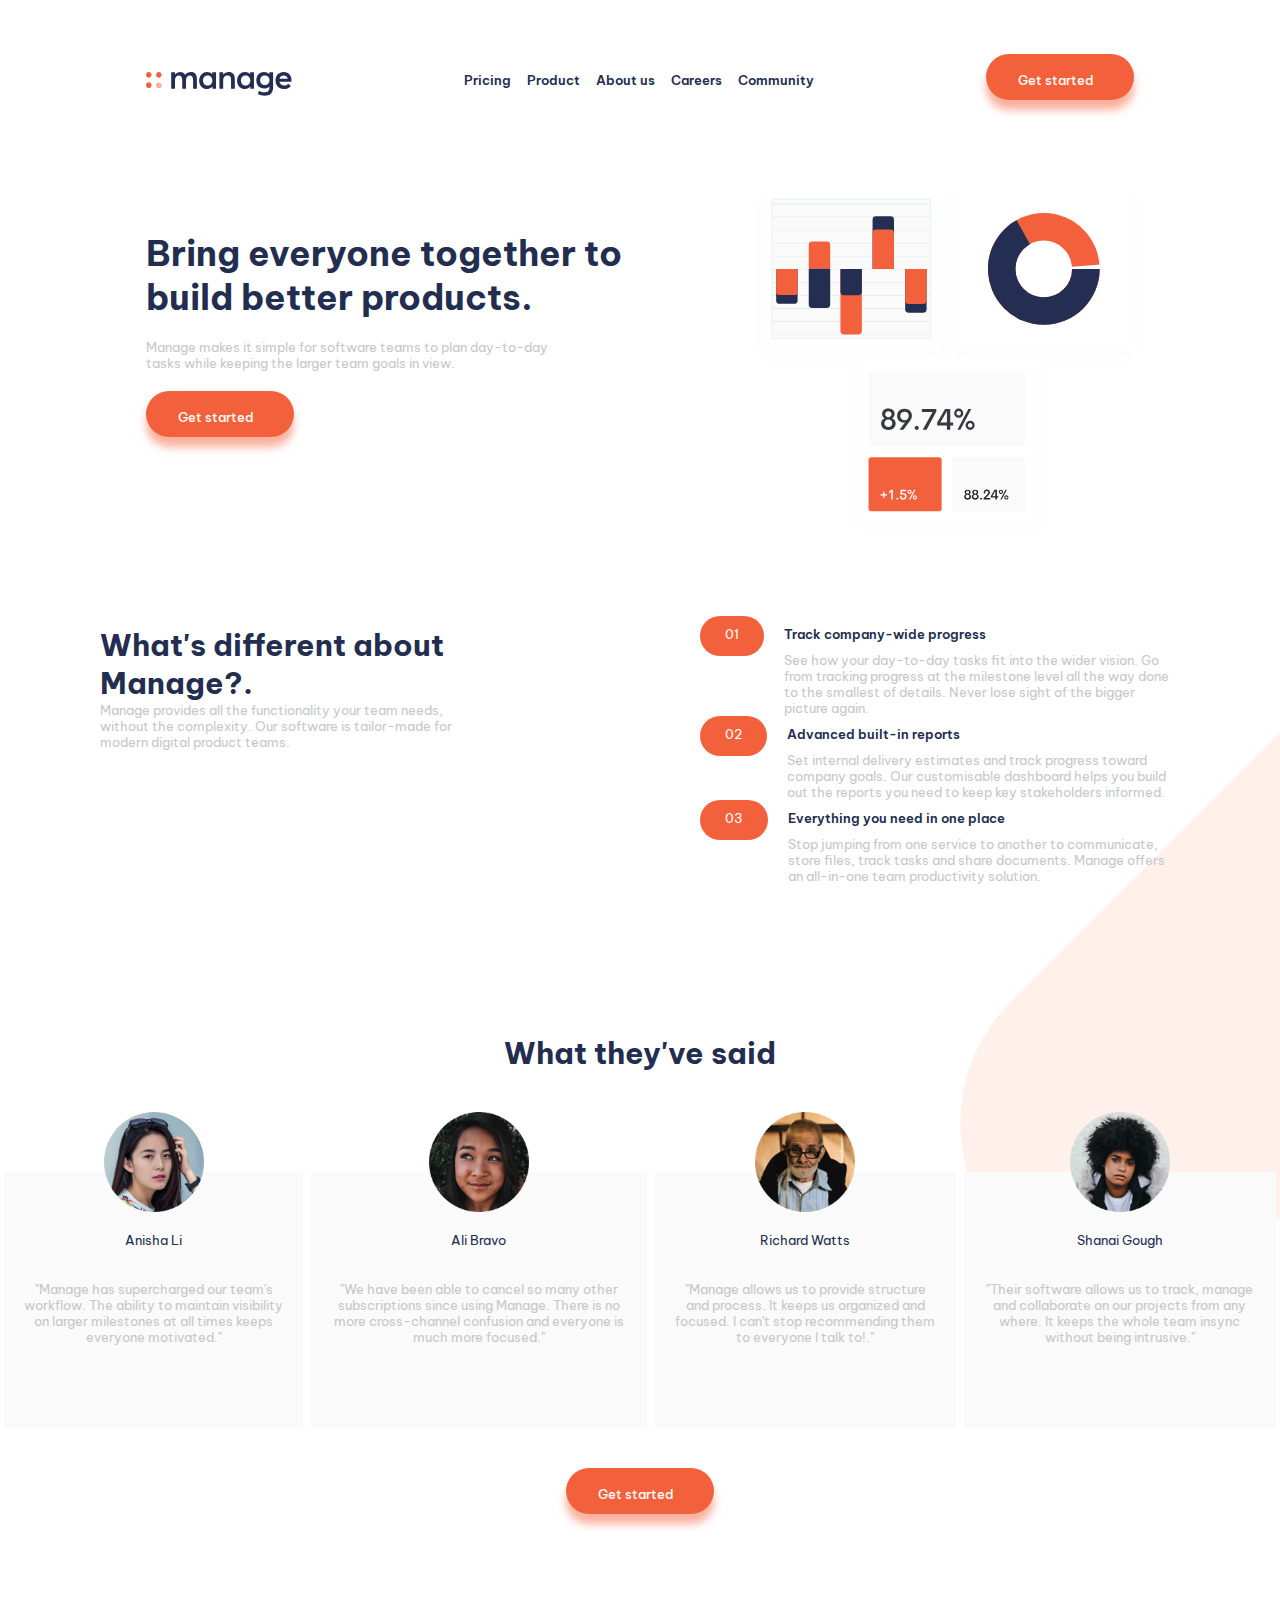
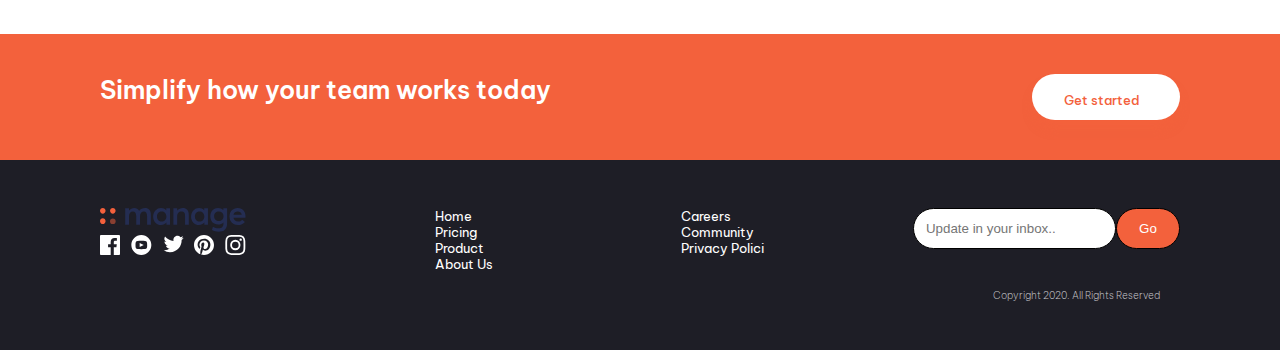
<file: index.html>
<!DOCTYPE html>
<html lang="en">
<head>
    <meta charset="UTF-8">
    <meta http-equiv="X-UA-Compatible" content="IE=edge">
    <meta name="viewport" content="width=device-width, initial-scale=1.0">
    <title>Manage</title>
    <!-- Font: vietnam... -->
    <link rel="preconnect" href="https://fonts.googleapis.com"><link rel="preconnect" href="https://fonts.gstatic.com" crossorigin><link href="https://fonts.googleapis.com/css2?family=Be+Vietnam+Pro&family=Roboto:wght@300;400;500;700&display=swap" rel="stylesheet">
    <style> @import url('https://fonts.googleapis.com/css2?family=Be+Vietnam+Pro&family=Roboto:wght@300;400;500;700&display=swap'); </style>
    <link rel="stylesheet" href="index.css">
</head>
<body>
    <header class="header">
        <div class="manage ">
            <svg xmlns="http://www.w3.org/2000/svg" width="146" height="24"><g fill="none" fill-rule="evenodd"><path fill="#242D52" fill-rule="nonzero" d="M40.014 16.809V8.553c0-1.577.366-2.82 1.098-3.73.733-.91 1.65-1.365 2.75-1.365 2.158 0 3.237 1.577 3.237 4.731v8.62h3.782v-9.58c0-2.415-.5-4.22-1.503-5.417C48.376.615 46.945.017 45.084.017c-1.222 0-2.34.234-3.352.703a6.833 6.833 0 00-2.56 2.043h-.066C38.126.932 36.486.017 34.184.017c-.969 0-1.902.217-2.799.653a6.976 6.976 0 00-2.353 1.878h-.05V.265H25.2v16.527h3.782V8.553c0-1.577.372-2.82 1.115-3.73.743-.91 1.693-1.365 2.849-1.365 2.19 0 3.286 1.577 3.286 4.731v8.62h3.782zm21.101.248c2.246 0 3.997-.827 5.252-2.482h.05v2.217h3.616V.265h-3.782V2.25h-.066C64.93.761 63.23.017 61.082.017a7.76 7.76 0 00-5.681 2.415c-.705.75-1.26 1.66-1.668 2.73a9.589 9.589 0 00-.611 3.44c0 1.258.203 2.416.61 3.475.408 1.059.964 1.952 1.669 2.68a7.348 7.348 0 002.535 1.696 8.325 8.325 0 003.18.604zm.595-3.441c-1.399 0-2.538-.466-3.419-1.398-.88-.932-1.321-2.132-1.321-3.599 0-1.555.454-2.804 1.362-3.747.909-.943 2.04-1.414 3.394-1.414 1.343 0 2.458.493 3.345 1.48.886.988 1.33 2.215 1.33 3.681 0 1.467-.455 2.667-1.363 3.599-.909.932-2.018 1.398-3.328 1.398zm27.112 3.193V7.064c0-2.393-.536-4.166-1.61-5.319C86.14.593 84.655.017 82.762.017a7.373 7.373 0 00-3.056.645 6.958 6.958 0 00-2.477 1.87h-.05V.264h-3.782v16.527h3.782V8.487c0-1.588.388-2.823 1.164-3.706.777-.882 1.814-1.323 3.113-1.323.595 0 1.104.077 1.528.231.424.155.796.406 1.115.753.32.348.556.819.71 1.415.154.595.231 1.323.231 2.183v8.769h3.782zm10.218.248c2.246 0 3.996-.827 5.252-2.482h.05v2.217h3.616V.265h-3.782V2.25h-.066C102.855.761 101.154.017 99.007.017a7.76 7.76 0 00-5.682 2.415c-.704.75-1.26 1.66-1.668 2.73a9.589 9.589 0 00-.61 3.44c0 1.258.203 2.416.61 3.475.408 1.059.964 1.952 1.668 2.68a7.348 7.348 0 002.536 1.696 8.325 8.325 0 003.179.604zm.594-3.441c-1.398 0-2.538-.466-3.418-1.398-.881-.932-1.322-2.132-1.322-3.599 0-1.555.455-2.804 1.363-3.747.908-.943 2.04-1.414 3.394-1.414 1.343 0 2.458.493 3.344 1.48.886.988 1.33 2.215 1.33 3.681 0 1.467-.455 2.667-1.363 3.599-.908.932-2.018 1.398-3.328 1.398zm19.07 10.125c1.2 0 2.274-.14 3.22-.422.947-.281 1.743-.673 2.387-1.175a6.385 6.385 0 001.602-1.844 8.14 8.14 0 00.916-2.383c.188-.86.281-1.803.281-2.829V.265h-3.782v1.737h-.066a7.059 7.059 0 00-2.353-1.49A7.62 7.62 0 00118.142 0c-1.508 0-2.862.358-4.062 1.075-1.2.717-2.134 1.713-2.8 2.987-.666 1.273-.999 2.705-.999 4.293 0 1.61.35 3.038 1.049 4.285.699 1.246 1.66 2.203 2.882 2.87 1.222.667 2.598 1.001 4.129 1.001 2.047 0 3.716-.673 5.004-2.018h.066v1.753c0 1.17-.43 2.14-1.288 2.912-.86.772-2.07 1.158-3.634 1.158-1.068 0-2.006-.132-2.816-.397-.809-.265-1.742-.678-2.799-1.24l-.892 3.341c.925.552 1.966.976 3.122 1.274 1.156.298 2.356.447 3.6.447zm.132-10.72c-1.365 0-2.491-.434-3.377-1.3-.887-.865-1.33-2.026-1.33-3.482 0-1.4.435-2.542 1.305-3.425.87-.882 2.004-1.323 3.402-1.323 1.332 0 2.442.435 3.328 1.307.886.871 1.33 2.002 1.33 3.391 0 1.401-.433 2.556-1.297 3.466-.864.91-1.985 1.365-3.361 1.365zm19.086 4.036c1.542 0 2.899-.281 4.071-.844 1.173-.562 2.133-1.323 2.882-2.283l-2.642-2.266c-1.035 1.301-2.406 1.952-4.113 1.952-1.21 0-2.237-.337-3.08-1.01-.842-.672-1.384-1.593-1.627-2.762h12.024c.066-.397.099-.9.099-1.506 0-1.599-.325-3.027-.975-4.285a7.198 7.198 0 00-2.807-2.961c-1.222-.717-2.632-1.075-4.228-1.075a8.191 8.191 0 00-3.188.62c-.99.414-1.844.99-2.56 1.729-.715.739-1.277 1.638-1.684 2.696-.407 1.06-.611 2.212-.611 3.458 0 1.688.369 3.185 1.106 4.492.738 1.307 1.746 2.308 3.023 3.003 1.277.695 2.714 1.042 4.31 1.042zm3.815-10.274h-8.257c.264-1.059.776-1.878 1.535-2.457.76-.579 1.663-.868 2.709-.868 1.057 0 1.93.298 2.618.893.688.596 1.153 1.406 1.395 2.432z"/><g fill="#F3603C"><path d="M2.786 10.286c1.538 0 2.785 1.279 2.785 2.857C5.571 14.72 4.324 16 2.786 16 1.247 16 0 14.72 0 13.143c0-1.578 1.247-2.857 2.786-2.857zM2.786 0C4.324 0 5.57 1.28 5.57 2.857c0 1.578-1.247 2.857-2.785 2.857C1.247 5.714 0 4.435 0 2.857 0 1.28 1.247 0 2.786 0zm10.028 0C14.353 0 15.6 1.28 15.6 2.857c0 1.578-1.247 2.857-2.786 2.857-1.538 0-2.785-1.279-2.785-2.857C10.029 1.28 11.276 0 12.814 0z"/><ellipse cx="12.814" cy="13.257" opacity=".5" rx="2.786" ry="2.857"/></g></g></svg>
        </div>
        <div class="menu ">
            <ul class="menu-list">
                <li class="menu-item">Pricing</li>
                <li class="menu-item">Product</li>
                <li class="menu-item">About us</li>
                <li class="menu-item">Careers</li>
                <li class="menu-item">Community</li>
            </ul>
        </div>
        <div class="header-btn">
            <div class="btn">Get started</div>
            
        </div>
    </header>
    <!-- main 1-->
    <div class="main1">
        <div class="bring">
            <div class="main1-section section-big">
                Bring everyone together to build better products.
            </div>
            <div class="main1-content text">
                <p>Manage makes it simple for software teams to plan day-to-day tasks while
                    keeping the larger team goals in view.
                </p>
            </div>
            <div class="main1-btn">
                <div class="btn">
                    Get started
                </div>
            </div>
        </div>
        <div class="chart">
            <img class="chart-img" src="./images/illustration-intro.svg" alt="">
        </div>
    </div>
    <!-- main2 -->
    <div class="main2">
        <div class="main2-left">
            <div class="main2-left-section section-normal">
                What's different about Manage?.
            </div>
            <div class="main2-left-content text">
                Manage provides all the functionality your
                team needs, without the complexity. Our
                software is tailor-made for modern digital product teams.
            </div>
        </div>
        <div class="main2-right">
            <!-- 1 -->
            <div class="main2-item">
                <div class="num">01</div>
                <div class="word">
                    <div class="text-section">
                        Track company-wide progress
                    </div>
                    <div class="text textnum">
                        See how your day-to-day tasks fit into the wider vision.
                        Go from tracking progress at the milestone level all the
                        way done to the smallest of details. Never lose sight of
                        the bigger picture again.
                    </div>
                </div>
            </div>
            <!-- 2 -->
            <div class="main2-item">
                <div class="num">02</div>
                <div class="word">
                    <div class="text-section">
                        Advanced built-in reports
                    </div>
                    <div class="text textnum">
                        Set internal delivery estimates and track progress toward company
                        goals. Our customisable dashboard helps you build out the reports
                        you need to keep key stakeholders informed.
                    </div>
                </div>
            </div>
            <!-- 3 -->
            <div class="main2-item">
                <div class="num">03</div>
                <div class="word">
                    <div class="text-section">
                        Everything you need in one place
                    </div>
                    <div class="text textnum">
                        Stop jumping from one service to another to communicate, store files,
                        track tasks and share documents. Manage offers an all-in-one team
                        productivity solution.
                    </div>
                </div>
            </div>
        </div>
    </div>
    <!-- main3 -->
    <div class="main3">
        <div class="section-normal main3-section">What they've said</div>
        <div class="slider">
            <div class="slider-item">
                <div class="board">
                    <div class="main3-section">Anisha Li</div>
                    <div class="text main3-content">
                        <p>"Manage has supercharged our team's workflow. The
                            ability to maintain visibility on larger milestones at
                            all times keeps everyone motivated."</p>
                    </div>
                </div>
                <div class="avatar">
                    <img src="./images/avatar-anisha.png" alt="" class="img-ava">
                </div>
            </div>
            <div class="slider-item">
                <div class="board">
                    <div class="main3-section">Ali Bravo</div>
                    <div class="text main3-content">
                        <p>"We have been able to cancel so many other subscriptions since using Manage.
                            There is no more cross-channel confusion and everyone is much more focused."</p>
                    </div>
                </div>
                <div class="avatar">
                    <img src="./images/avatar-ali.png" alt="" class="img-ava">
                </div>
            </div>
            <div class="slider-item">
                <div class="board">
                    <div class="main3-section">Richard Watts</div>
                    <div class="text main3-content">
                        <p>"Manage allows us to provide structure and process. It keeps us organized
                            and focused. I can't stop recommending them to everyone I talk to!."</p>
                    </div>
                </div>
                <div class="avatar"><img src="./images/avatar-richard.png" alt="" class="img-ava"></div>
            </div>
            <div class="slider-item">
                <div class="board">
                    <div class="main3-section">Shanai Gough</div>
                    <div class="text main3-content">
                        <p>"Their software allows us to track, manage and collaborate on our projects from any where. It keeps the whole team insync without
                            being intrusive."</p>
                    </div>
                </div>
                <div class="avatar"><img src="./images/avatar-shanai.png" alt="" class="img-ava"></div>
            </div>
        </div>
        <div class="btn main3-btn">Get started</div>
    </div>
    <!-- footer1 -->
    <footer class="footer1">
        <div class="footer1-word">Simplify how your team works today</div>
        <div class="footer1-btn">
            <div class="btn white-btn">Get started</div>
        </div>
    </footer>
    <!-- footer2 -->
    <footer class="footer2">
        <div class="footer2-1">
            <div class="manage2">
                <img src="./images/logo.svg" alt="" class="img-footer">
            </div>
            <div class="footer2-icon">
                <div class="icon-item">
                    <img src="./images/icon-facebook.svg" alt="">
                </div>
                <div class="icon-item">
                    <img src="./images/icon-youtube.svg" alt="">
                </div>
                <div class="icon-item">
                    <img src="./images/icon-twitter.svg" alt="">
                </div>
                <div class="icon-item">
                    <img src="./images/icon-pinterest.svg" alt="">
                </div>
                <div class="icon-item">
                    <img src="./images/icon-instagram.svg" alt="">
                </div>
            </div>
        </div>
        <div class="footer2-2">
            <ul class="footer2-2-list">
                <li class="footer2-2-list-item">Home</li>
                <li class="footer2-2-list-item">Pricing</li>
                <li class="footer2-2-list-item">Product</li>
                <li class="footer2-2-list-item">About Us</li>
            </ul>
        </div>
        <div class="footer2-3">
            <ul class="footer2-2-list">
                <li class="footer2-2-list-item">Careers</li>
                <li class="footer2-2-list-item">Community</li>
                <li class="footer2-2-list-item">Privacy Polici</li>
            </ul>
        </div>
        <div class="footer2-4">
            <div id="checkbox">
                <form class="frm" name="myForm" onsubmit="return validateForm()">
                    <input id="enter" type="text" name="fname" placeholder="Update in your inbox..">
                    <input id="go" type="submit" value="Go">
                  </form>
            </div>
            <div id="alert">
                <i>Please enter a valid email</i>
            </div>
            <div class="cpr text">Copyright 2020. All Rights Reserved</div>
        </div>
        <script>
            
            function checkstring(x)
            {
                if(x.includes('@'))
                {
                    return true;
                }
                else{
                    return false;
                }
            }
            function validateForm() {
              let x = document.forms["myForm"]["fname"].value;
              if (x == ""||!checkstring(x)) {
                // alert("Name must be filled out");
                document.getElementById("alert").style.display='block';
                document.getElementById('enter').style.color='red';
                document.getElementById('enter').style.borderColor='red';
                document.getElementById('enter').addEventListener("click",function(){
                    document.getElementById('enter').style.color='black';
                    document.getElementById('enter').style.borderColor='black';
                })
                return false;
              }
            }
            </script>
    </footer>

</body>
</html>
</file>
<file: index.css>
*{
    box-sizing: border-box;
}
:root{
    --orange:#f3613c;
    --blue: #232d50;
    --grey: #c7c7ca;
    --footer-color:#1e1e26;
}
html{
    font-family: 'Be Vietnam Pro', sans-serif;
    font-size: 62.5%;
}
body{
    margin: 0;
    font-size: 1.3rem;
    background-image: url(./images/bg-tablet-pattern.svg),url(./images/bg-tablet-pattern.svg);
    background-size: 640px;
    background-position: 150% 50%,-150% -50%;
    background-repeat: no-repeat;
}
.header{
    display: flex;
    margin-top: 0px;
    padding-left: 11.4vw;
    padding-right: 11.4vw;
    padding-top: 72px;
    justify-content: space-between;
    
}
.menu-list{
    list-style: none;
    display: flex;
    padding-left: 0;
    margin-top: 0;  
    color: var(--blue);
    font-weight: 600;
}
.menu-item{
    padding: 0 8px;
    cursor: pointer;
}
.menu-item:hover{
    opacity: 0.6;
}
.header-btn{
    margin-top: -18px;
}
.btn{
    background-color: var(--orange) ;
    color: white;
    display: flex;
    align-items: center;
    display: block;
    padding: 18px 32px 12px 32px;
    width: 148px;
    border-radius: 32px;
    font-weight: 500;
    cursor: pointer;
    box-shadow: 0 10px 8px rgb(243,97,60,0.5);
}
.btn:hover{
    opacity: 0.6;
}
/* Main 1*/
.main1{
    display: flex;
    margin-left: 11.4vw;
    margin-right: 10.4vw;
    justify-content: space-between;
    margin-top: 80px;
}
.section-big{
    color: var(--blue);
    font-size: 3.5rem;
    font-weight: 700;
}
.chart{
}
.chart-img{
    width: 400px;
    margin: 0;
    padding: 0;
}
.bring{
    margin-right: 80px;
    margin-top: 50px;
}
.main1-content{
    margin-right: 100px;
    margin-top: 20px;
}
.main1-btn{
    margin-top: 20px;

}
.text{
    color:var(--grey);
}
/* main2 */
.main2{
    margin-top: 80px;
    margin-left: 100px;
    margin-right: 100px;
    display: flex;
}
.section-normal{
    color: var(--blue);
    font-size: 3rem;
    font-weight: 700;
}
.text-section{
    color: var(--blue);
    font-weight: 600;
}
.main2-item{
    display: flex;
}
.word{
    /* display: flex; */
}
.main2-left{
    flex: 1;
}
.main2-left-content{
    padding-right: 100px;
}
.main2-right{
    flex: 1;
    padding-left: 120px;
}
.num{
    color: white;
    background-color: var(--orange);
    height: 40px;
    padding: 10px 25px 0 25px;
    text-align: center;
    margin-top: -10px;
    border-radius: 40px;
    margin-right: 20px;
}   
.textnum{
    margin: 10px 0;
}
/* main3 */
.main3{
    margin-top: 80px;
}
.main3-section{
    text-align: center;
}

.main3-btn{
    margin: auto;
    margin-top: 40px;
}
.slider{
    margin-top: 80px;
    display: flex;
    justify-content: space-around;
    margin-left: 0;
    margin-right: 0;
}
.slider-item{
    margin: 0 4px;
    position: relative;
    display: table-cell;
    background-color: rgb(250,250,250);
    /* height: 50vh; */
    min-height: 200px;
    padding-bottom: 20px;
}
.board{
    background-color: rgb(250,250,250);
    /* height: 50vh; */
    padding-bottom: 50px;
}
.main3-section{
    color: var(--blue);
    padding: 60px 0 20px 0;
}
.main3-content p{
    padding: 0 20px;
    text-align: center;
}
.img-ava{
    width: 100px;
}
.avatar{
    position: absolute;
    top:-60px;
    left: calc(50% - 50px);
}
/* footer 1 */
.footer1{
    margin-top: 120px;
    padding: 40px 0;
    display: flex;
    background-color: var(--orange);
    font-weight: 600;
    justify-content: space-between;
    padding-left: 100px;
    padding-right: 100px;
}
.footer1-word{
    font-size: 2.5rem;
    color: white;
    font-weight: 600;
    margin-right: 180px;
}
.white-btn{
    background-color: white;
    color: var(--orange);
    
}
.footer1-bnt{
    padding-left: 200px;
}
/* footer2 */
.footer2{
    display: flex;
    padding-top: 48px;
    padding-bottom: 48px;
    background-color: var(--footer-color);
    justify-content: space-between;
}
.footer2-1{
    padding-left: 100px;
}
.footer2-icon{
    display: flex;
    justify-content: space-between;
}
ul{
    margin-top: 0;
    list-style: none;
}
.footer2-2-list{
    color: white;
}
.frm{
    display: flex;
}
#enter,#go{
    border-style: solid;
    border-radius: 40px;
    border-color: black;
    border-width: 1px;
    padding: 12px;
}
#go{
    width: 64px;
    background-color: var(--orange);
    color: white;
    cursor: pointer;
}
#go:hover{
    opacity: 0.6;
}
#alert{
    color: rgb(132,57,66);
    display: none;
    /* position:absolute; */
    top: 40px;
}
.cpr{
    font-size: 1rem;
    font-weight: 200;

}
.footer2-4{
    padding-right: 100px;
}
.cpr{
    margin-top: 40px;
    padding-left: 80px;
}
.header,.footer1,.footer2{
    min-width: 1040px;
}
</file>
